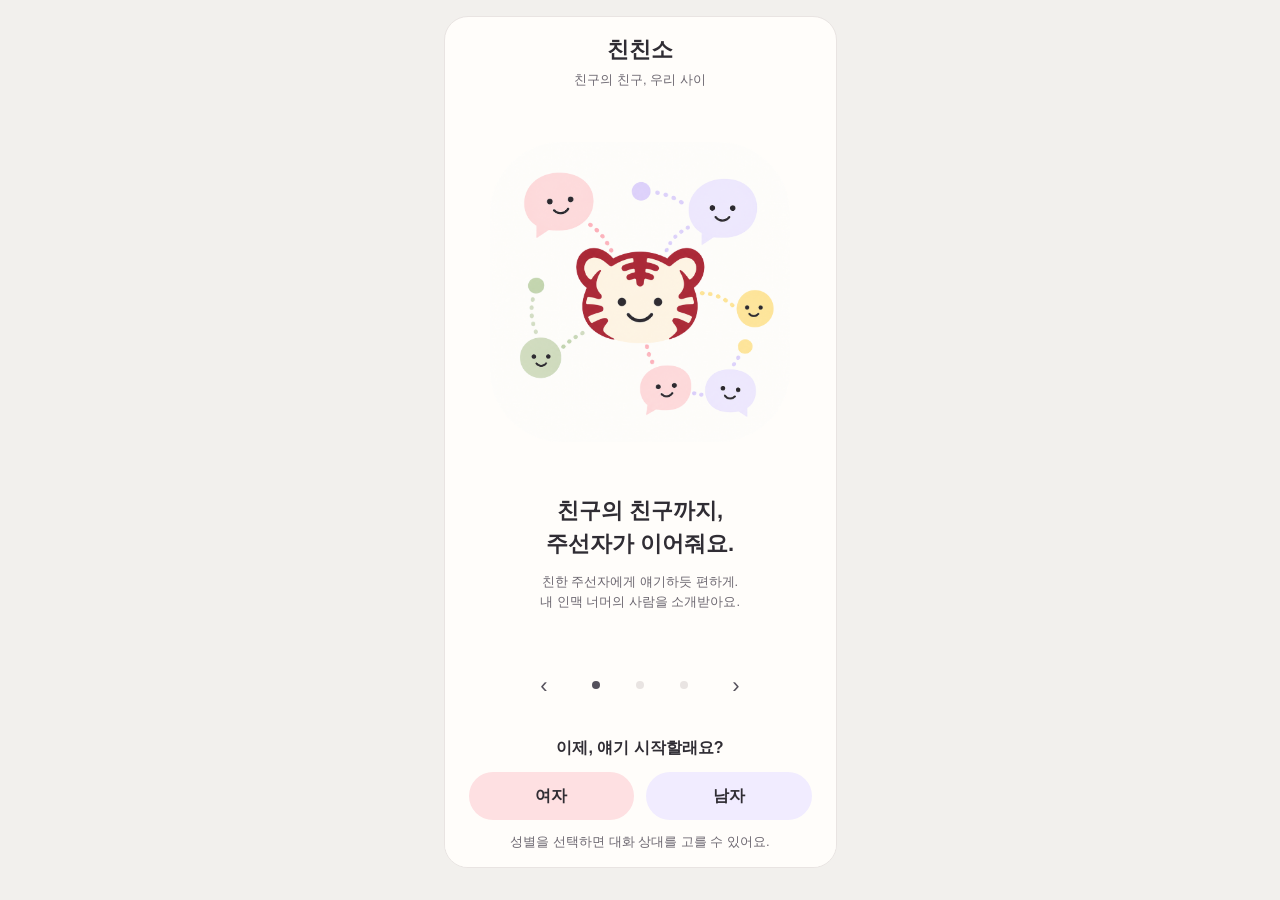
<file: index.html>
<!doctype html>
<html lang="ko"><head><meta charset="utf-8"><meta name="viewport" content="width=device-width,initial-scale=1,viewport-fit=cover"><meta name="description" content="친한 사람에게 얘기하듯, 내 인연을 부탁하는 곳."><title>친친소 · 일단 얘기해볼래요?</title><link rel="preconnect" href="https://hangeul.pstatic.net" crossorigin><link rel="stylesheet" href="assets/fonts/fonts.css?v=22"><link rel="stylesheet" href="design/tokens.css?v=22"><link rel="stylesheet" href="style.css?v=22"></head>
<body><div class="app"><header><span class="brand" id="brand">친친소<span class="spark">✳</span></span><span id="headerNote">친구의 친구, 그 너머의 인연</span></header><div class="progress"><div id="progress"></div></div><main id="screen" tabindex="-1"></main><footer id="nav"></footer></div><script src="app.js?v=22"></script></body></html>
</file>
<file: assets/fonts/fonts.css>
/* D-14: NanumSquareRound Regular/Bold from NAVER official webfont distribution.
   https://hangeul.pstatic.net/hangeul_static/css/nanum-square-round.css */
@font-face{font-family:"NanumSquareRound";font-style:normal;font-weight:400;font-display:swap;src:url("https://hangeul.pstatic.net/hangeul_static/webfont/NanumSquareRound/NanumSquareRoundR.woff2") format("woff2")}
@font-face{font-family:"NanumSquareRound";font-style:normal;font-weight:700;font-display:swap;src:url("https://hangeul.pstatic.net/hangeul_static/webfont/NanumSquareRound/NanumSquareRoundB.woff2") format("woff2")}
</file>
<file: design/tokens.css>
/* Generated from tokens.json; edit the source, not this file. */
:root{
  /* D-10: 사용자 참고 이미지에 맞춘 미색·중립 컨트롤·파스텔 메시지 팔레트. 대비 검사 적용 */
  --accent: #55515C;
  /* D-10: 사용자 참고 이미지에 맞춘 미색·중립 컨트롤·파스텔 메시지 팔레트. 대비 검사 적용 */
  --accent-pressed: #39363F;
  /* D-09: 사용자 참고 이미지에 맞춘 미색·중립 컨트롤·파스텔 메시지 팔레트. 대비 검사 적용 */
  --soft: #F5F2EF;
  /* D-10: 사용자 참고 이미지에 맞춘 미색·중립 컨트롤·파스텔 메시지 팔레트. 대비 검사 적용 */
  --bg: #FFFDFA;
  /* D-12: 사용자 참고 이미지에 맞춘 미색·중립 컨트롤·파스텔 메시지 팔레트. 대비 검사 적용 */
  --canvas: #F2F0ED;
  /* D-11: 사용자 참고 이미지에 맞춘 미색·중립 컨트롤·파스텔 메시지 팔레트. 대비 검사 적용 */
  --incoming: #FEE0E2;
  /* D-14: 사용자 참고 이미지에 맞춘 미색·중립 컨트롤·파스텔 메시지 팔레트. 대비 검사 적용 */
  --ink: #302D34;
  /* D-14: 사용자 참고 이미지에 맞춘 미색·중립 컨트롤·파스텔 메시지 팔레트. 대비 검사 적용 */
  --muted: #6C6770;
  /* D-11: 사용자 참고 이미지에 맞춘 미색·중립 컨트롤·파스텔 메시지 팔레트. 대비 검사 적용 */
  --line: #E9E4E2;
  /* D-14: 사용자 참고 이미지에 맞춘 미색·중립 컨트롤·파스텔 메시지 팔레트. 대비 검사 적용 */
  --control-line: #8A838A;
  /* D-14: 색과 문장으로 함께 알리는 오류 */
  --error: #B42318;
  /* D-14: 사용자 참고 이미지에 맞춘 미색·중립 컨트롤·파스텔 메시지 팔레트. 대비 검사 적용 */
  --disabled: #EAE6E7;
  /* D-11: 같은 발화 안의 간격 */
  --s1: 4px;
  /* D-11: 관련 요소 사이 간격 */
  --s2: 8px;
  /* D-11: 말풍선 세로 패딩 */
  --s3: 12px;
  /* D-11: 화자 전환과 모바일 좌우 여백 */
  --s4: 16px;
  /* D-11: 정보 묶음 분리 */
  --s5: 24px;
  /* D-11: 소개 화면 큰 문단 간격 */
  --s6: 32px;
  /* D-14: 짧은 답과 긴 답 모두 읽기 좋은 가로 패딩 */
  --bubble-x: 14px;
  /* D-14: 채팅 본문과 입력 가독성; iOS 입력 확대 방지 */
  --body-size: 16px;
  /* D-14: 보조 설명의 최소 기준 */
  --small-size: 13px;
  /* D-02: 상대 식별과 본문 위계 */
  --name-size: 15px;
  /* D-14: 좁은 화면에서 2~3줄 이내 제목 */
  --title-size: 28px;
  /* D-02: 소개와 목록의 서비스 식별 */
  --brand-size: 22px;
  /* D-14: 한국어 긴 답변 줄 간격 */
  --line-height: 1.5;
  /* D-14: 본문 기본 굵기 */
  --regular: 400;
  /* D-14: 나눔스퀘어라운드 공식 Bold 사용; 존재하지 않는600 굵기를 합성하지 않음 */
  --medium: 700;
  /* D-14: 제목과 핵심 문장 */
  --bold: 700;
  /* D-11: 말풍선 및 안내 모서리 통일 */
  --radius: 16px;
  /* D-05: 텍스트 입력 도구의 형태 */
  --pill: 24px;
  /* D-02: 상대 아바타와 전송 아이콘 */
  --circle: 50%;
  /* D-14: 모든 행동의 최소 터치 영역 */
  --touch: 44px;
  /* D-12: 하단 입력창 최소 높이 */
  --entry-min: 48px;
  /* D-12: 긴 입력과 메시지 영역 사이 균형 */
  --entry-max: 120px;
  /* D-14: Lucide 아이콘의 시각 크기 */
  --icon: 20px;
  /* D-02: 메시지 화자 식별 */
  --avatar: 32px;
  /* D-02: 주선자 목록 프로필 위계 */
  --contact-avatar: 48px;
  /* D-12: 아이폰 기준 데스크톱 미리보기 */
  --phone-width: 393px;
  /* D-12: 아이폰 기준 최대 미리보기 높이 */
  --phone-height: 852px;
  /* D-02: 아바타·이름·역할과 안전영역 분리 */
  --header-height: 104px;
  /* D-11: 좌우 화자 구분을 위한 최대 폭 */
  --bubble-width: 82%;
  /* D-11: 영역 구분의 최소 선 두께 */
  --border: 1px;
  /* D-14: 키보드 포커스의 명확한 표시 */
  --focus: 2px;
  /* D-14: Lucide 아이콘 기본 선 두께 */
  --stroke: 2;
  /* D-14: 버튼 반응은 짧게; 인위적인 응답 지연 없음 */
  --motion: 120ms;
  /* D-12: 선택지로 대화 전체가 밀리지 않게 제한 */
  --choices-max: 160px;
  /* D-08: 선택 사진 미리보기의 일관성 */
  --photo-ratio: 3 / 4;
  /* D-12: 모바일 전체 폭과 데스크톱 프레임 구분 */
  --desktop-breakpoint: 600px;
  /* D-10: 사용자가 지정한 우측 말풍선 정확한 색상 */
  --outgoing: #F1ECFF;
  /* D-11: 참고 이미지처럼 대화 차례 사이를 연속 발화 4px보다 넓게 분리 */
  --turn-gap: 32px;
  /* D-14: 사용자 요청 나눔스퀘어라운드. 네이버 공식 웹폰트 Regular/Bold 사용 */
  --font-family: "NanumSquareRound", -apple-system, BlinkMacSystemFont, "Apple SD Gothic Neo", sans-serif;
  /* D-14: 사용자 참고 이미지의 작은 채팅 글자 밀도를 반영. 입력은 iOS 확대 방지를 위해16px 유지 */
  --chat-size: 14px;
  /* D-01: 사용자 요청 확대: 최대300px, flex로 낮은 화면에서는 축소해 성별 버튼과 소개 문구를 스크롤 없이 유지 */
  --intro-art-max: 300px;
  /* D-12: 낮은 모바일 높이에서도 성별 버튼을 항상 표시하기 위한 최소 일러스트 */
  --intro-art-min: 64px;
  /* D-02: 상세 프로필은 목록48px보다 인물 식별 강조; 모바일 프레임 유지 */
  --host-avatar: 80px;
}
</file>
<file: style.css>
/* C-01..08 and L-01..03; all visual values resolve to design/tokens.json. */
*{box-sizing:border-box} [hidden]{display:none!important}
body{margin:0;background:var(--canvas);color:var(--ink);font-family:var(--font-family);font-weight:var(--regular);font-size:var(--body-size);line-height:var(--line-height)}
button,input,textarea{font:inherit;color:inherit}button{cursor:pointer}button:disabled{cursor:default;background:var(--disabled);color:var(--muted)}button:focus-visible,a:focus-visible,input:focus-visible,textarea:focus-visible,summary:focus-visible{outline:var(--focus) solid var(--accent);outline-offset:var(--s1)}
.app{width:100%;max-width:var(--phone-width);height:var(--viewport-height,100dvh);margin:auto;background:var(--bg);display:flex;flex-direction:column;overflow:hidden}
header{flex-shrink:0;display:flex;align-items:center;justify-content:space-between;padding:var(--s4);gap:var(--s2);border-bottom:var(--border) solid var(--line);background:var(--bg)}
.brand{font-size:var(--brand-size);font-weight:var(--bold);display:flex;gap:var(--s2);align-items:center;white-space:nowrap}.spark{color:var(--accent)}#headerNote{font-size:var(--small-size);color:var(--muted)}.progress{display:none}
main{flex:1;min-height:0;overflow:auto;overscroll-behavior:contain;padding:var(--s5) var(--s4);outline:none}
footer{flex-shrink:0;padding:var(--s3) var(--s4) max(var(--s2),env(safe-area-inset-bottom));background:var(--bg);border-top:var(--border) solid var(--line);display:flex;gap:var(--s2)}
h1,h2{font-size:var(--title-size);line-height:var(--line-height);margin:var(--s3) 0 var(--s4);font-weight:var(--bold)}p{margin:var(--s3) 0;white-space:pre-line}small,.muted,.hint,.demo{font-size:var(--small-size);color:var(--muted)}.eyebrow,.welcome-label{font-size:var(--small-size);font-weight:var(--medium);color:var(--accent)}.demo{margin-bottom:var(--s4)}
.hero{padding-top:var(--s3)}.hero>.muted{font-size:var(--body-size)}.intro-chat{display:flex;flex-direction:column;gap:var(--s4);background:var(--soft);padding:var(--s4);margin:var(--s5) 0;border-radius:var(--radius)}.mini-incoming{display:flex;align-items:flex-start;gap:var(--s2);font-size:var(--small-size)}.mini-incoming>span:last-child{background:var(--incoming);padding:var(--s3);border-radius:var(--s1) var(--radius) var(--radius)}.mini-face{width:var(--avatar);height:var(--avatar);flex-shrink:0;background:var(--soft);color:var(--accent);border-radius:var(--circle);display:grid;place-items:center}.mini-outgoing{align-self:flex-end;background:var(--outgoing);color:var(--ink);font-size:var(--small-size);padding:var(--s3);border-radius:var(--radius) var(--radius) var(--s1) var(--radius)}.intro-promise{color:var(--muted);font-size:var(--small-size)}.intro-promise strong{color:var(--ink)}.intro-footnote{display:block;margin-top:var(--s4)}.hero .choices{display:grid;grid-template-columns:1fr 1fr}
.primary,.secondary,.action-confirm{min-height:var(--entry-min);border:0;border-radius:var(--radius);padding:var(--s3) var(--s4);font-weight:var(--medium)}.primary,.action-confirm{background:var(--accent);color:var(--bg);flex:1}.secondary{background:var(--incoming);color:var(--ink)}.action-confirm{width:100%}.primary:active:not(:disabled),.action-confirm:active:not(:disabled),.send-message:active:not(:disabled){background:var(--accent-pressed)}
.textbtn,.previous-answer,.review-edit{background:none;border:0;color:var(--accent);min-height:var(--touch);min-width:var(--touch);padding:var(--s2);font-size:var(--small-size)}
/* C-09: separate profile and conversation targets. */
body[data-screen=list] main{padding-top:var(--s4)}body[data-screen=list] .demo,body[data-screen=host] .demo{display:none}
body[data-screen=list] main{padding-top:var(--s2)}body[data-screen=list] footer{display:none}.contact-count{font-size:var(--small-size);color:var(--muted);font-weight:var(--regular)}
.contact-row{position:relative;width:100%;display:flex;align-items:center;min-height:calc(var(--contact-avatar) + var(--s5));border-bottom:var(--border) solid var(--line)}
.contact-avatar{position:relative;z-index:1;width:var(--contact-avatar);height:var(--contact-avatar);flex-shrink:0;display:grid;place-items:center;border:0;border-radius:var(--circle);background:var(--incoming);color:var(--ink);font-size:var(--brand-size);padding:0}.contact-avatar.m,.host-avatar.m{background:var(--outgoing)}
.contact-content{position:absolute;inset:0;width:100%;display:flex;align-items:center;gap:var(--s2);border:0;background:none;text-align:left;padding:var(--s3) var(--s1) var(--s3) calc(var(--contact-avatar) + var(--s3));border-radius:var(--s2)}.contact-copy{min-width:0;flex:1;display:flex;flex-direction:column;gap:var(--s1)}.contact-copy strong{font-size:var(--name-size)}.contact-status{font-size:var(--small-size);color:var(--muted);max-width:100%;white-space:nowrap;overflow:hidden;text-overflow:ellipsis}.contact-chat-icon{width:var(--icon);height:var(--icon);flex-shrink:0;color:var(--muted)}.contact-content:hover,.contact-content:active{background:var(--soft)}.contact-avatar:hover,.contact-avatar:active{outline:var(--border) solid var(--control-line)}
.host-profile{text-align:center;padding:var(--s5) 0}.host-avatar{width:var(--host-avatar);height:var(--host-avatar);display:grid;place-items:center;margin:0 auto;background:var(--incoming);border-radius:var(--circle);font-size:var(--title-size)}.host-profile h1{font-size:var(--brand-size);margin:var(--s4) 0 var(--s1)}.host-role{font-size:var(--name-size);color:var(--muted);margin:0}.host-profile .host-quote{margin:var(--s5) 0;text-align:left}.host-facts{display:grid;grid-template-columns:auto 1fr;gap:var(--s2) var(--s4);align-items:baseline;text-align:left;margin:0;padding:var(--s4) 0;font-size:var(--name-size);border-top:var(--border) solid var(--line);border-bottom:var(--border) solid var(--line)}.host-facts div{display:contents}.host-facts dt{font-size:var(--small-size);color:var(--muted);white-space:nowrap}.host-facts dd{margin:0;overflow-wrap:anywhere}.host-note{font-size:var(--small-size);color:var(--muted);margin-top:var(--s5)}
/* C-01 fixed identity; L-03 keyboard-aware chat shell. */
body[data-screen=chat] header{height:calc(var(--header-height) + env(safe-area-inset-top));padding-top:env(safe-area-inset-top);position:relative;gap:var(--s2)}body[data-screen=chat] #brand{display:contents}.chat-person{position:absolute;inset:env(safe-area-inset-top) var(--entry-min) 0;display:flex;flex-direction:column;justify-content:center;align-items:center;gap:var(--s1)}.header-avatar{width:var(--avatar);height:var(--avatar);display:grid;place-items:center;background:var(--soft);color:var(--accent);border-radius:var(--circle)}.chat-person strong{font-size:var(--name-size);font-weight:var(--medium)}.chat-person small{font-size:var(--small-size);font-weight:var(--regular)}.info-button,.icon-button,.attach-button{width:var(--touch);height:var(--touch);flex-shrink:0;border:0;background:none;color:var(--accent);display:grid;place-items:center;padding:0;font-size:var(--brand-size)}body[data-screen=chat] #headerNote{margin-left:auto}.chat-date{font-size:var(--small-size);color:var(--muted);margin-bottom:var(--s5);text-align:center}body[data-screen=chat] .demo{display:none}
.incoming{display:flex;align-items:flex-start;gap:var(--s2);margin:var(--turn-gap) 0 var(--s4);max-width:100%}.message-avatar{width:var(--avatar);height:var(--avatar);flex:0 0 var(--avatar);display:grid;place-items:center;border-radius:var(--circle);background:var(--soft);color:var(--accent);font-size:var(--small-size)}.message-stack{max-width:var(--bubble-width);min-width:0;display:flex;flex-direction:column;align-items:flex-start;gap:var(--s1)}.bubble{max-width:100%;padding:var(--s3) var(--bubble-x);font-size:var(--chat-size);line-height:var(--line-height);border-radius:var(--s1) var(--radius) var(--radius) var(--radius);background:var(--incoming);white-space:pre-line;overflow-wrap:anywhere}.outgoing{font-size:var(--chat-size);width:fit-content;max-width:var(--bubble-width);margin:var(--turn-gap) 0 var(--turn-gap) auto;padding:var(--s3) var(--bubble-x);border-radius:var(--radius) var(--radius) var(--s1) var(--radius);background:var(--outgoing);color:var(--ink);white-space:pre-wrap;overflow-wrap:anywhere}.active-turn{scroll-margin-top:var(--s4)}
/* C-04 text input and C-05 explicit actions never share a fake input. */
body[data-screen=chat] footer{flex-direction:column;gap:0}.composer{order:3;display:flex;align-items:flex-end;gap:var(--s1);min-height:var(--entry-min);padding:var(--s1);padding-left:var(--s3);border:var(--border) solid var(--control-line);border-radius:var(--pill);background:var(--bg)}input.chat-entry,textarea.chat-entry{flex:1;min-width:0;width:0;min-height:var(--touch);max-height:var(--entry-max);font-size:var(--body-size);line-height:var(--line-height);padding:var(--s2) 0;border:0;background:none;border-radius:0;resize:none;margin:0}input.chat-entry:focus,textarea.chat-entry:focus{outline:none}.composer:focus-within{outline:var(--focus) solid var(--accent);outline-offset:var(--s1)}input::placeholder,textarea::placeholder{color:var(--muted);font-size:var(--small-size)}.send-message{width:var(--touch);height:var(--touch);flex:0 0 var(--touch);border:0;border-radius:var(--circle);background:var(--accent);color:var(--bg);display:grid;place-items:center;padding:0;font-size:var(--brand-size)}.composer-caption{flex:1;align-self:center;color:var(--muted);font-size:var(--small-size)}.composer-meta{order:4;display:flex;align-items:center;justify-content:space-between}.action-panel{order:2}.reply-tools{order:1}.action-panel:empty,.reply-tools:empty,.error:empty{display:none}.home-indicator{display:none}.reply-tools fieldset{margin:0 0 var(--s3)}.reply-tools legend{display:none}.reply-tools .choices{max-height:var(--choices-max);overflow:auto;padding:var(--s1)}.reply-tools .chip{font-size:var(--small-size)}.attach-button svg{width:var(--icon);height:var(--icon);fill:none;stroke:currentColor;stroke-width:var(--stroke)}
fieldset{border:0;padding:0;margin:var(--s5) 0}legend,.field>span{font-size:var(--body-size);font-weight:var(--medium);margin-bottom:var(--s2)}.choices{display:flex;flex-wrap:wrap;gap:var(--s2)}.chip{min-height:var(--touch);border:var(--border) solid var(--control-line);border-radius:var(--radius);padding:var(--s2) var(--s4);background:var(--bg)}.chip[aria-pressed=true]{background:var(--accent);color:var(--bg);border-color:var(--accent)}.chip:active{background:var(--soft);color:var(--ink)}.field{display:block;margin:var(--s4) 0}:where(input:not([type=checkbox]),textarea){width:100%;font-size:var(--body-size);border:var(--border) solid var(--control-line);border-radius:var(--radius);padding:var(--s3);background:var(--bg)}textarea{min-height:var(--entry-max)}.active-turn .field>span{display:none}
.privacy,.chat-notice{padding:var(--s4);background:var(--soft);border:var(--border) solid var(--line);border-radius:var(--radius);font-size:var(--small-size);margin:var(--s4) 0}.privacy strong{display:block;color:var(--accent);margin-bottom:var(--s2);font-size:var(--body-size)}details{font-size:var(--small-size);color:var(--muted)}details>summary{min-height:var(--touch);cursor:pointer;padding:var(--s3) 0}.summary{padding:var(--s4);margin:var(--s3) 0;background:var(--incoming);border-radius:var(--radius);overflow-wrap:anywhere}.summary b{font-size:var(--small-size);color:var(--accent)}.review-message .message-stack{flex:1}.review-bubble{position:relative;width:100%;padding:var(--s2) var(--bubble-x)}.review-label{padding-right:var(--touch);margin-bottom:var(--s1);font-size:var(--small-size);color:var(--muted)}.review-bubble .review-edit{position:absolute;top:0;right:var(--s1);padding:0}.review-answer{padding-right:var(--touch);white-space:pre-wrap;overflow-wrap:anywhere}.consent{display:flex;align-items:flex-start;gap:var(--s2);padding:var(--s3) 0;min-height:var(--touch);margin:var(--s4) 0}.consent input{accent-color:var(--accent);width:var(--icon);height:var(--icon);flex-shrink:0}.photos{display:grid;grid-template-columns:repeat(3,1fr);gap:var(--s2);margin:var(--s4) 0}.photo{position:relative;min-width:0}.photo img{width:100%;aspect-ratio:var(--photo-ratio);object-fit:cover;border-radius:var(--radius)}.photo button{position:absolute;right:0;top:0;width:var(--touch);height:var(--touch);border:var(--border) solid var(--line);border-radius:var(--circle);background:var(--bg);font-size:var(--brand-size)}.error{order:5;color:var(--error);font-size:var(--small-size);margin:var(--s2) 0}.status-icon{width:var(--entry-min);height:var(--entry-min);border-radius:var(--radius);background:var(--soft);font-size:var(--title-size);display:grid;place-items:center;margin-bottom:var(--s5)}
button{transition:background-color var(--motion),color var(--motion)}
/* desktop-breakpoint → D-12; mobile uses full viewport including OS safe-area. */
@media(min-width:600px){.app{height:min(var(--phone-height),calc(100dvh - var(--s6)));margin:var(--s4) auto;border:var(--border) solid var(--line);border-radius:var(--s5)}}
@media(max-width:599px){.app{max-width:100%}}
@media(prefers-reduced-motion:reduce){*{transition:none!important;scroll-behavior:auto!important}}

/* L-01: single-viewport onboarding; user swipes copy, not the page. */
body[data-screen=intro] header{display:none}body[data-screen=intro] main{padding:var(--s4);overflow:hidden;display:flex}body[data-screen=intro] footer{padding:var(--s3) var(--s5) max(var(--s4),env(safe-area-inset-bottom));border:0}body[data-screen=intro] #error{display:none}.onboarding{min-height:0;width:100%;display:flex;flex-direction:column;align-items:center;justify-content:space-between;gap:var(--s2)}.onboard-brand{flex-shrink:0;text-align:center;font-size:var(--brand-size);font-weight:var(--bold);padding-top:env(safe-area-inset-top)}.onboard-brand span{display:block;font-size:var(--small-size);font-weight:var(--regular);color:var(--muted);margin-top:var(--s1)}.onboard-art{flex:1;min-height:var(--intro-art-min);max-height:var(--intro-art-max);width:100%;display:flex;align-items:center;justify-content:center}.onboard-art img{height:100%;max-height:var(--intro-art-max);max-width:100%;width:auto;object-fit:contain}.intro-slides{display:flex;overflow-x:auto;overflow-y:hidden;scroll-snap-type:x mandatory;scrollbar-width:none;flex-shrink:0;width:100%;overscroll-behavior-x:contain}.intro-slides::-webkit-scrollbar{display:none}.intro-slide{flex:0 0 100%;scroll-snap-align:start;text-align:center;min-width:0;padding:0 var(--s1)}.intro-slide h1{font-size:var(--brand-size);margin:0 0 var(--s3);line-height:var(--line-height)}.intro-slide p{font-size:var(--small-size);line-height:var(--line-height);color:var(--muted);margin:0}.slide-controls{flex-shrink:0;display:flex;align-items:center;gap:var(--s2)}.slide-arrow,.slide-dot{border:0;background:none;min-width:var(--touch);height:var(--touch);display:grid;place-items:center;padding:0;color:var(--accent)}.slide-arrow{font-size:var(--brand-size)}.slide-dots{display:flex}.slide-dot span{display:block;width:var(--s2);height:var(--s2);border-radius:var(--circle);background:var(--line)}.slide-dot[aria-current=true] span{background:var(--accent)}.start-panel{width:100%;text-align:center}.start-panel p{margin:0 0 var(--s3);font-weight:var(--medium)}.start-genders{display:grid;grid-template-columns:1fr 1fr;gap:var(--s3)}.start-gender{min-height:var(--entry-min);border:0;border-radius:var(--pill);font-weight:var(--medium);color:var(--ink)}.start-gender.female{background:var(--incoming)}.start-gender.male{background:var(--outgoing)}.start-panel small{display:block;margin-top:var(--s3)}

/* C-10 / D-01, D-09: quiet invitation above the messenger list. */
.conversation-banner{display:flex;align-items:center;justify-content:space-between;gap:var(--s2);padding:var(--s4);margin:var(--s2) 0 var(--s4);border-radius:var(--radius);background:var(--soft)}.banner-copy{min-width:0}.banner-copy strong{font-size:var(--body-size);line-height:var(--line-height);font-weight:var(--bold)}.banner-copy p{font-size:var(--small-size);color:var(--muted);margin:var(--s2) 0 0}.banner-art{width:var(--host-avatar);height:var(--host-avatar);flex-shrink:0}

/* C-11 / D-04, D-05: suggested replies above a separate send composer. */
.reply-tools .chip{border-color:var(--line);border-radius:var(--radius) var(--radius) var(--s1) var(--radius);background:var(--outgoing);color:var(--ink)}.reply-tools .chip[aria-pressed=true]{border-color:var(--accent);background:var(--outgoing);color:var(--ink);box-shadow:inset 0 0 0 var(--border) var(--accent)}.reply-tools .choices{gap:var(--s2)}#choiceEntry{cursor:default}
/* C-11: the skip action is an outlined chip in its own row above the composer, never hidden inside the scrolling choice list. */
.skip-row{display:flex;justify-content:flex-end;margin:0 0 var(--s3)}.reply-tools .chip.skip-reply{min-height:var(--touch);padding:var(--s2) var(--s4);border:var(--border) solid var(--accent);border-radius:var(--radius) var(--radius) var(--s1) var(--radius);background:var(--bg);color:var(--accent);font-weight:var(--medium)}.reply-tools .chip.skip-reply:active{background:var(--soft)}
</file>
